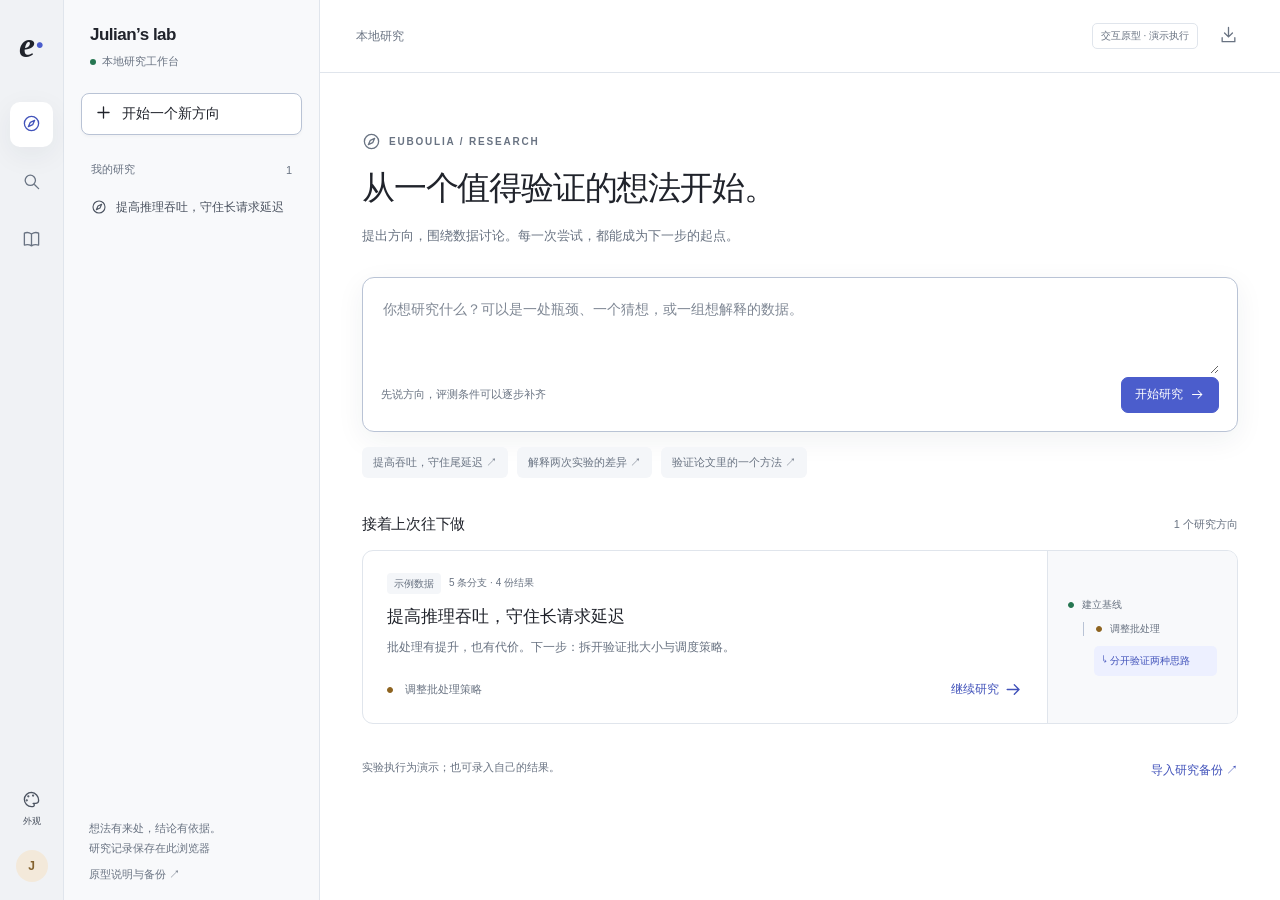
<file: docs/prototypes/inference-world/index.html>
<!doctype html>
<html lang="zh-CN">
  <head>
    <meta charset="utf-8" />
    <meta name="viewport" content="width=device-width,initial-scale=1" />
    <meta name="color-scheme" content="light" />
    <meta
      name="description"
      content="Euboulia 本地研究工作台：从方向到实验，与 Agent 一起讨论、分支验证、积累经验。"
    />
    <title>Euboulia · 本地研究工作台</title>
    <script src="appearance.js"></script>
    <link rel="stylesheet" href="themes.css" />
    <link rel="stylesheet" href="research.css" />
  </head>
  <body>
    <a class="skip" href="#main">跳到研究内容</a>
    <div class="workbench">
      <nav class="rail" aria-label="工作台导航">
        <button class="brand" data-action="home" aria-label="Euboulia 首页">
          e<span>·</span>
        </button>
        <button
          class="rail-button active"
          data-action="home"
          aria-label="研究方向"
          title="研究方向"
        >
          <span data-icon="compass"></span>
        </button>
        <button
          class="rail-button"
          data-action="search"
          aria-label="搜索研究记录"
          title="搜索 · ⌘K"
        >
          <span data-icon="search"></span>
        </button>
        <button
          class="rail-button"
          data-action="memories"
          aria-label="经验库"
          title="经验库"
        >
          <span data-icon="book"></span>
        </button>
        <div class="rail-bottom">
          <button
            id="appearance-trigger"
            class="appearance-trigger"
            aria-label="切换外观"
            aria-haspopup="dialog"
            aria-controls="appearance-dialog"
          >
            <span data-icon="palette"></span><span>外观</span>
          </button>
          <span class="avatar" title="本地研究者">J</span>
        </div>
      </nav>
      <aside class="sidebar" id="sidebar" aria-label="研究与分支">
        <div class="workspace-name">Julian’s lab</div>
        <div class="workspace-caption">
          <span class="local-dot"></span>本地研究工作台
        </div>
        <button class="side-new" data-action="new">
          <span data-icon="plus"></span>开始一个新方向
        </button>
        <div id="side-content"></div>
        <div class="side-bottom">
          <p>想法有来处，结论有依据。</p>
          <p>研究记录保存在此浏览器</p>
          <button data-action="about">原型说明与备份 ↗</button>
        </div>
      </aside>
      <main class="main" id="main" tabindex="-1">
        <header class="topbar">
          <div class="breadcrumb" id="breadcrumb"></div>
          <div class="top-tools">
            <span class="prototype"
              >交互原型<span class="prototype-detail"> · 演示执行</span></span
            ><button
              class="icon-button"
              data-action="export"
              aria-label="导出研究备份"
              title="导出研究备份"
            >
              <span data-icon="download"></span></button
            ><button
              class="icon-button mobile-nav"
              data-action="sidebar"
              aria-label="展开研究导航"
              aria-expanded="false"
            >
              <span data-icon="menu"></span>
            </button>
          </div>
        </header>
        <div
          class="storage-warning"
          id="storage-warning"
          role="alert"
          hidden
        ></div>
        <div id="content"></div>
      </main>
    </div>
    <dialog id="flow-dialog" aria-labelledby="flow-title">
      <form id="flow-form">
        <header class="dialog-heading">
          <h2 id="flow-title"></h2>
          <button
            type="button"
            class="icon-button"
            data-action="close-dialog"
            aria-label="关闭对话框"
          >
            ×
          </button>
        </header>
        <div class="dialog-content">
          <div id="flow-fields"></div>
          <p class="form-error" id="flow-error" role="alert"></p>
        </div>
        <footer class="dialog-footer">
          <small id="flow-hint">仅保存到本地</small
          ><button type="button" class="button" data-action="close-dialog">
            取消</button
          ><button type="submit" class="button primary" id="flow-submit">
            保存
          </button>
        </footer>
      </form>
    </dialog>
    <dialog id="detail-dialog" aria-labelledby="detail-title">
      <header class="dialog-heading">
        <h2 id="detail-title"></h2>
        <button
          type="button"
          class="icon-button"
          data-action="close-detail"
          aria-label="关闭详情"
        >
          ×
        </button>
      </header>
      <div id="detail-content" class="dialog-content"></div>
    </dialog>
    <dialog id="search-dialog" aria-labelledby="search-title">
      <header class="dialog-heading">
        <h2 id="search-title">搜索研究记录</h2>
        <button
          type="button"
          class="icon-button"
          data-action="close-search"
          aria-label="关闭搜索"
        >
          ×
        </button>
      </header>
      <div class="dialog-content">
        <input
          id="search-input"
          type="search"
          aria-label="搜索方向、方案、讨论或经验"
          placeholder="方向、方案、讨论或经验…"
        />
        <div id="search-results"></div>
      </div>
    </dialog>
    <input
      id="backup-input"
      type="file"
      accept="application/json,.json"
      hidden
    />
    <div id="notice" class="notice" role="status" aria-live="polite"></div>
    <dialog
      id="appearance-dialog"
      aria-labelledby="appearance-title"
      aria-describedby="appearance-description"
    >
      <div class="appearance-heading">
        <div>
          <h2 id="appearance-title">选一套看着舒服的外观</h2>
          <p id="appearance-description">
            点选即可比较，整个工作台会一起变化。
          </p>
        </div>
        <button
          class="icon-button"
          data-appearance-close
          aria-label="关闭外观设置"
        >
          ×
        </button>
      </div>
      <fieldset class="theme-options">
        <legend class="sr-only">工作台主题</legend>
        <label class="theme-option"
          ><input
            type="radio"
            name="appearance"
            value="neutral"
            aria-label="雾白"
          /><span class="theme-preview" data-theme="neutral" aria-hidden="true"
            ><span class="preview-rail"><i></i><i></i><i></i></span
            ><span class="preview-side"><i></i><i></i><i></i></span
            ><span class="preview-main"
              ><i class="preview-title"></i
              ><span class="preview-message"
                ><i class="preview-avatar"></i
                ><span class="preview-lines"><i></i><i></i></span></span
              ><span class="preview-card"><i></i><i></i></span
              ><span class="preview-composer"><i></i></span></span></span
          ><span class="theme-caption"
            ><strong>雾白</strong><em>推荐</em
            ><span class="theme-check">✓</span></span
          ><span class="theme-description">清晰中性 · 靛蓝点缀</span></label
        >
        <label class="theme-option"
          ><input
            type="radio"
            name="appearance"
            value="graphite"
            aria-label="石墨"
          /><span class="theme-preview" data-theme="graphite" aria-hidden="true"
            ><span class="preview-rail"><i></i><i></i><i></i></span
            ><span class="preview-side"><i></i><i></i><i></i></span
            ><span class="preview-main"
              ><i class="preview-title"></i
              ><span class="preview-message"
                ><i class="preview-avatar"></i
                ><span class="preview-lines"><i></i><i></i></span></span
              ><span class="preview-card"><i></i><i></i></span
              ><span class="preview-composer"><i></i></span></span></span
          ><span class="theme-caption"
            ><strong>石墨</strong><em>深色</em
            ><span class="theme-check">✓</span></span
          ><span class="theme-description">冷灰深色 · 柔和紫色</span></label
        >
        <label class="theme-option"
          ><input
            type="radio"
            name="appearance"
            value="cream"
            aria-label="奶油黄"
          /><span class="theme-preview" data-theme="cream" aria-hidden="true"
            ><span class="preview-rail"><i></i><i></i><i></i></span
            ><span class="preview-side"><i></i><i></i><i></i></span
            ><span class="preview-main"
              ><i class="preview-title"></i
              ><span class="preview-message"
                ><i class="preview-avatar"></i
                ><span class="preview-lines"><i></i><i></i></span></span
              ><span class="preview-card"><i></i><i></i></span
              ><span class="preview-composer"><i></i></span></span></span
          ><span class="theme-caption"
            ><strong>奶油黄</strong><em>鲜明</em
            ><span class="theme-check">✓</span></span
          ><span class="theme-description">暖纸底色 · 明快黄栏</span></label
        >
        <label class="theme-option"
          ><input
            type="radio"
            name="appearance"
            value="sage"
            aria-label="暖绿"
          /><span class="theme-preview" data-theme="sage" aria-hidden="true"
            ><span class="preview-rail"><i></i><i></i><i></i></span
            ><span class="preview-side"><i></i><i></i><i></i></span
            ><span class="preview-main"
              ><i class="preview-title"></i
              ><span class="preview-message"
                ><i class="preview-avatar"></i
                ><span class="preview-lines"><i></i><i></i></span></span
              ><span class="preview-card"><i></i><i></i></span
              ><span class="preview-composer"><i></i></span></span></span
          ><span class="theme-caption"
            ><strong>暖绿</strong><em>原版</em
            ><span class="theme-check">✓</span></span
          ><span class="theme-description">低饱和绿 · 原有配色</span></label
        >
      </fieldset>
      <div class="appearance-footer">
        <p id="appearance-status" role="status" aria-live="polite">
          选择会保存在此浏览器
        </p>
        <button class="button primary" data-appearance-close>完成</button>
      </div>
    </dialog>
    <script type="module" src="research.mjs"></script>
  </body>
</html>
</file>
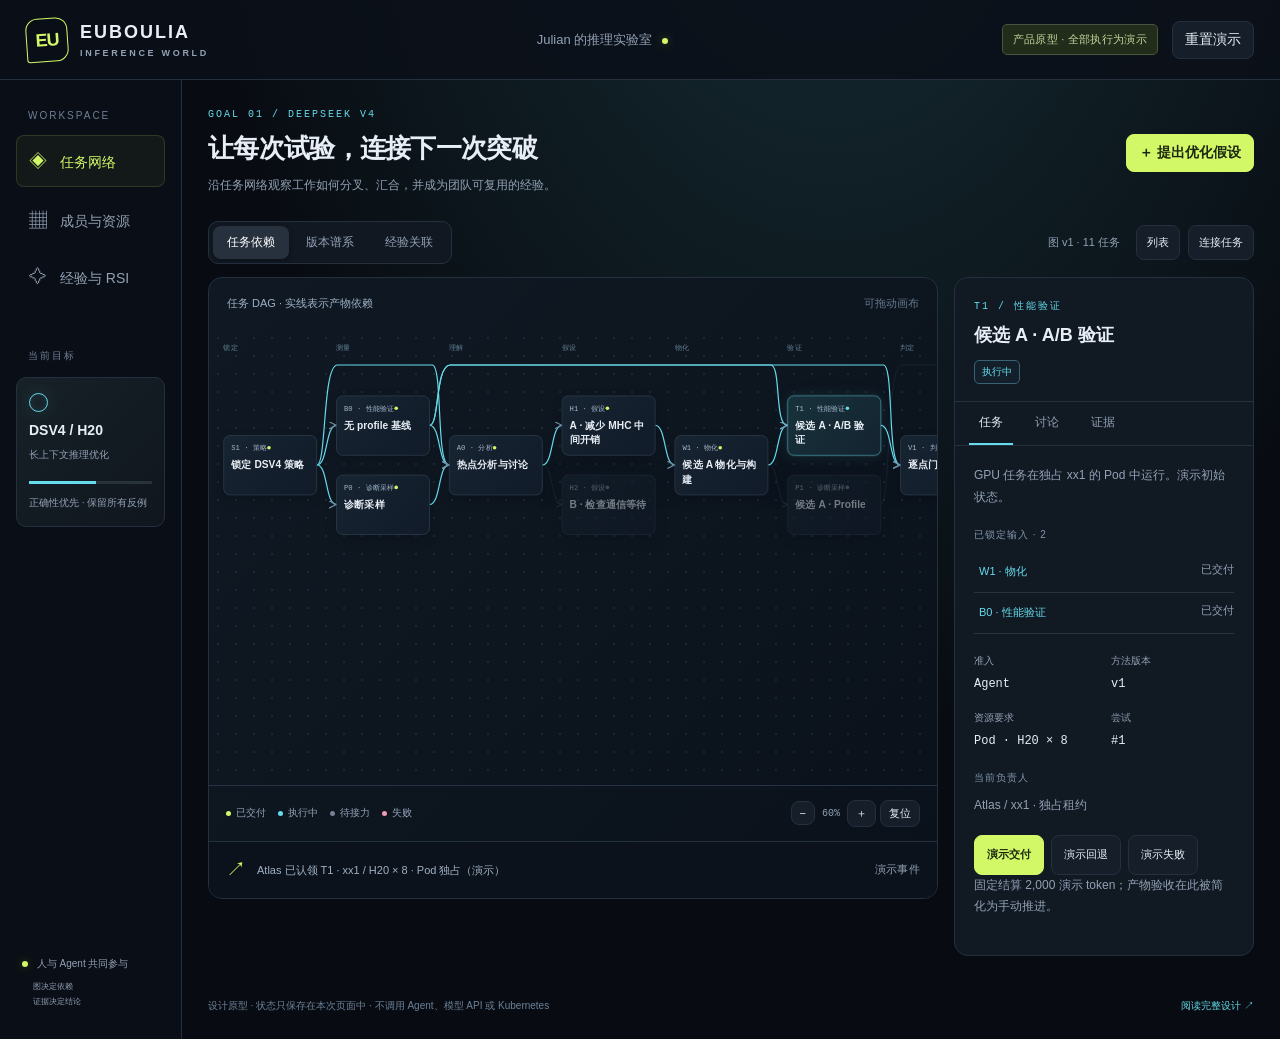
<file: docs/prototypes/inference-world/network.html>
<!doctype html>
<html lang="zh-CN">
  <head>
    <meta charset="utf-8" />
    <meta name="viewport" content="width=device-width,initial-scale=1" />
    <meta name="color-scheme" content="dark" />
    <meta
      name="description"
      content="Euboulia 推理优化世界：人、Agent、任务、证据与经验的可交互产品原型。"
    />
    <title>Euboulia · 推理优化世界</title>
    <link rel="stylesheet" href="styles.css" />
  </head>
  <body>
    <header class="topbar">
      <a class="brand" href="../../inference-world.md"
        ><span class="brand-symbol">EU</span
        ><span>EUBOULIA<small>INFERENCE WORLD</small></span></a
      >
      <div class="world-name">
        Julian 的推理实验室 <span class="dot"></span>
      </div>
      <div class="top-meta">
        <span class="demo-label">产品原型 · 全部执行为演示</span
        ><button id="reset">重置演示</button>
      </div>
    </header>
    <div class="app-layout">
      <nav class="sidebar" aria-label="世界导航">
        <div class="nav-label">WORKSPACE</div>
        <button data-page="network" aria-current="page">
          <span>◈</span> 任务网络
        </button>
        <button data-page="resources"><span>▦</span> 成员与资源</button>
        <button data-page="learning"><span>✧</span> 经验与 RSI</button>
        <div class="nav-label goals-label">当前目标</div>
        <div class="goal-card">
          <span class="goal-orbit"></span><strong>DSV4 / H20</strong
          ><small>长上下文推理优化</small>
          <div class="goal-progress"><span></span></div>
          <small>正确性优先 · 保留所有反例</small>
        </div>
        <div class="sidebar-note">
          <span class="dot"></span> 人与 Agent 共同参与<small
            >图决定依赖<br />证据决定结论</small
          >
        </div>
      </nav>
      <main>
        <section class="page-heading">
          <div>
            <div class="eyebrow">GOAL 01 / DEEPSEEK V4</div>
            <h1 id="page-title">让每次试验，连接下一次突破</h1>
            <p id="page-subtitle">
              沿任务网络观察工作如何分叉、汇合，并成为团队可复用的经验。
            </p>
          </div>
          <button class="primary" id="add-hypothesis">＋ 提出优化假设</button>
        </section>
        <section id="network-page">
          <div class="network-toolbar">
            <div class="segments" aria-label="网络关系">
              <button data-view="tasks" aria-pressed="true">任务依赖</button
              ><button data-view="lineage" aria-pressed="false">版本谱系</button
              ><button data-view="memory" aria-pressed="false">经验关联</button>
            </div>
            <div class="toolbar-right">
              <span id="graph-revision">图 v1</span
              ><button id="toggle-list" aria-pressed="false">列表</button
              ><button id="edit-edge">连接任务</button>
            </div>
          </div>
          <div class="network-layout">
            <div class="canvas-shell">
              <div class="canvas-heading">
                <span id="view-label">任务 DAG · 连线表示产物依赖</span
                ><span class="canvas-caption">可拖动画布</span>
              </div>
              <div id="graph-viewport" aria-label="任务网络画布">
                <div id="graph-world">
                  <svg id="edges" aria-hidden="true"></svg>
                  <div id="nodes"></div>
                </div>
              </div>
              <div id="task-list" hidden></div>
              <div class="canvas-bottom">
                <div class="legend">
                  <span><i class="completed"></i>已交付</span
                  ><span><i class="running"></i>执行中</span
                  ><span><i class="pending"></i>待接力</span
                  ><span><i class="failed"></i>失败</span>
                </div>
                <div class="zoom">
                  <button id="zoom-out" aria-label="缩小">−</button
                  ><span id="zoom-value">100%</span
                  ><button id="zoom-in" aria-label="放大">＋</button
                  ><button id="zoom-reset">复位</button>
                </div>
              </div>
              <div class="signal-feed">
                <span class="signal-icon">↗</span>
                <div id="latest-event"></div>
                <span class="demo-tag">演示事件</span>
              </div>
            </div>
            <aside class="inspector" aria-label="选中任务">
              <div id="inspector-heading"></div>
              <div class="inspector-tabs">
                <button data-detail="task" aria-pressed="true">任务</button
                ><button data-detail="discussion" aria-pressed="false">
                  讨论</button
                ><button data-detail="evidence" aria-pressed="false">
                  证据
                </button>
              </div>
              <div id="inspector-content"></div>
            </aside>
          </div>
        </section>
        <section id="resources-page" hidden></section>
        <section id="learning-page" hidden></section>
        <div class="notice" id="notice" role="status" aria-live="polite"></div>
        <footer>
          设计原型 · 状态只保存在本次页面中 · 不调用 Agent、模型 API 或
          Kubernetes <a href="../../inference-world.md">阅读完整设计 ↗</a>
        </footer>
      </main>
    </div>
    <dialog id="hypothesis-dialog">
      <form id="hypothesis-form">
        <div class="eyebrow">NEW BRANCH</div>
        <h2>把一个想法变成可验证的分支</h2>
        <p>从热点分析 A0 派生物化、A/B、Profile、判定与经验任务。</p>
        <label for="hypothesis-title">你想验证什么</label
        ><input
          id="hypothesis-title"
          maxlength="90"
          required
          placeholder="例如：验证 MHC 融合能否减少中间张量开销"
        /><label for="hypothesis-source">来源</label
        ><select id="hypothesis-source">
          <option value="human">真人提出</option>
          <option value="agent">Agent 提出</option>
          <option value="joint">共同讨论</option>
        </select>
        <div class="dialog-actions">
          <button type="button" data-close="hypothesis-dialog">取消</button
          ><button class="primary" type="submit">创建演示分支</button>
        </div>
      </form>
    </dialog>
    <dialog id="edge-dialog">
      <form id="edge-form">
        <div class="eyebrow">GRAPH REVISION</div>
        <h2>连接任务产物</h2>
        <p>新增依赖会进行环检测；已执行的任务输入保持不变。</p>
        <label for="edge-from">前置任务</label
        ><select id="edge-from"></select
        ><label for="edge-to">下游任务</label
        ><select id="edge-to"></select>
        <div class="dialog-actions">
          <button type="button" data-close="edge-dialog">取消</button
          ><button class="primary" type="submit">提交依赖</button>
        </div>
        <div id="edge-error" role="alert"></div>
      </form>
    </dialog>
    <script type="module" src="app.mjs"></script>
  </body>
</html>
</file>
<file: docs/prototypes/inference-world/themes.css>
/* Shared semantic tokens, also used by the live theme previews. */
:root,
[data-theme="sage"] {
  color-scheme: light;
  --ink: #292e2b;
  --text: #58634f;
  --muted: #65705e;
  --subtle: #a0a997;
  --paper: #ffffff;
  --side: #f7f8f4;
  --rail: #f0f2e9;
  --surface: #f3f5ee;
  --raised: #ffffff;
  --hover: #edf1e5;
  --line: #e0e5d8;
  --line-strong: #bbc9ab;
  --accent: #627e4d;
  --accent-text: #456033;
  --accent-hover: #506b3e;
  --accent-soft: #e8efdf;
  --on-accent: #ffffff;
  --positive: #4c6f3f;
  --positive-soft: #e4eedc;
  --chart-baseline: #c4ceb9;
  --warning: #856527;
  --warning-soft: #faf6eb;
  --warning-border: #dbca9e;
  --disabled-bg: #e4e9dd;
  --disabled-text: #718263;
  --avatar-sand-bg: #ede5d7;
  --avatar-sand-text: #775f36;
  --avatar-green-bg: #e3eddf;
  --avatar-green-text: #547149;
  --avatar-purple-bg: #e9e6f3;
  --avatar-purple-text: #7a6c97;
  --avatar-blue-bg: #e2eaf0;
  --avatar-blue-text: #617d94;
  --shadow: 0 8px 28px #1d352610;
  --focus-shadow: 0 0 0 3px #627e4d20;
  --backdrop: #1e2e2455;
  --preview-radius: 7px;
}
[data-theme="neutral"] {
  color-scheme: light;
  --ink: #20232b;
  --text: #4b5360;
  --muted: #697382;
  --subtle: #a4adbb;
  --paper: #ffffff;
  --side: #f8f9fb;
  --rail: #f0f2f5;
  --surface: #f4f6f9;
  --raised: #ffffff;
  --hover: #eef1f7;
  --line: #e0e5ec;
  --line-strong: #b9c3d5;
  --accent: #4b5dcc;
  --accent-text: #4152ba;
  --accent-hover: #394ab6;
  --accent-soft: #edf0ff;
  --on-accent: #ffffff;
  --positive: #267651;
  --positive-soft: #e7f4ec;
  --chart-baseline: #c1c9d6;
  --warning: #8e6420;
  --warning-soft: #fdf8ec;
  --warning-border: #e5d2a8;
  --disabled-bg: #e7ebf2;
  --disabled-text: #748094;
  --avatar-sand-bg: #f3e9da;
  --avatar-sand-text: #84622e;
  --avatar-green-bg: #e1eee7;
  --avatar-green-text: #397354;
  --avatar-purple-bg: #eae7f8;
  --avatar-purple-text: #7763a4;
  --avatar-blue-bg: #e5edf8;
  --avatar-blue-text: #4e70a4;
  --shadow: 0 8px 28px #202b4110;
  --focus-shadow: 0 0 0 3px #4b5dcc20;
  --backdrop: #1d233955;
  --preview-radius: 7px;
}
[data-theme="graphite"] {
  color-scheme: dark;
  --ink: #edf0f6;
  --text: #c5ccd8;
  --muted: #a0aabd;
  --subtle: #747e91;
  --paper: #17191f;
  --side: #1c1f26;
  --rail: #111318;
  --surface: #232730;
  --raised: #2c303b;
  --hover: #2b303c;
  --line: #333946;
  --line-strong: #515a70;
  --accent: #b1a7f4;
  --accent-text: #c7beff;
  --accent-hover: #c6beff;
  --accent-soft: #302b48;
  --on-accent: #201b34;
  --positive: #8ac5a5;
  --positive-soft: #263b32;
  --chart-baseline: #687186;
  --warning: #dfbd7d;
  --warning-soft: #302a20;
  --warning-border: #61523a;
  --disabled-bg: #313645;
  --disabled-text: #a3adc2;
  --avatar-sand-bg: #41382b;
  --avatar-sand-text: #d9c095;
  --avatar-green-bg: #2a4035;
  --avatar-green-text: #a2ccb1;
  --avatar-purple-bg: #3a324f;
  --avatar-purple-text: #c4b3eb;
  --avatar-blue-bg: #293b4f;
  --avatar-blue-text: #a6c2e4;
  --shadow: 0 8px 28px #00000030;
  --focus-shadow: 0 0 0 3px #b1a7f430;
  --backdrop: #080a10aa;
  --preview-radius: 7px;
}
[data-theme="cream"] {
  color-scheme: light;
  --ink: #292820;
  --text: #575247;
  --muted: #726856;
  --subtle: #aa9e87;
  --paper: #fffdf7;
  --side: #faf5e8;
  --rail: #f0d66b;
  --surface: #f6efdf;
  --raised: #fffdf5;
  --hover: #f4eaca;
  --line: #e4dac1;
  --line-strong: #b5a581;
  --accent: #36372e;
  --accent-text: #64511e;
  --accent-hover: #505045;
  --accent-soft: #f6e397;
  --on-accent: #fffbea;
  --positive: #516d3b;
  --positive-soft: #e8eedb;
  --chart-baseline: #c9bea2;
  --warning: #8b6927;
  --warning-soft: #fbf2d6;
  --warning-border: #d7bd77;
  --disabled-bg: #eae1cc;
  --disabled-text: #84775e;
  --avatar-sand-bg: #f1dcb7;
  --avatar-sand-text: #886337;
  --avatar-green-bg: #e2e9cd;
  --avatar-green-text: #687542;
  --avatar-purple-bg: #eddde9;
  --avatar-purple-text: #94708c;
  --avatar-blue-bg: #dfe9e5;
  --avatar-blue-text: #5e7d74;
  --shadow: 3px 4px 0 #36372e0b;
  --focus-shadow: 0 0 0 3px #d7b64730;
  --backdrop: #39321c55;
  --preview-radius: 3px;
}
html,
body {
  color: var(--ink);
  background: var(--paper);
}
dialog {
  background: var(--paper);
}
::selection {
  background: var(--accent-soft);
  color: var(--accent-text);
}
.rail-bottom {
  display: flex;
  flex-direction: column;
  gap: 18px;
  align-items: center;
}
.appearance-trigger {
  display: flex;
  flex-direction: column;
  align-items: center;
  justify-content: center;
  gap: 4px;
  width: 42px;
  min-height: 44px;
  border-radius: 8px;
  color: var(--text);
  padding: 4px 0;
}
.appearance-trigger:hover {
  background: var(--hover);
}
.appearance-trigger span {
  font-size: 9px;
  line-height: 1.3;
}
.appearance-trigger svg {
  width: 19px;
  height: 19px;
}
#appearance-dialog {
  width: min(580px, calc(100vw - 32px));
  padding: 24px;
  border-radius: 14px;
}
.appearance-heading {
  display: flex;
  align-items: flex-start;
  justify-content: space-between;
  gap: 15px;
}
.appearance-heading h2 {
  font-size: 19px;
  font-weight: 550;
  letter-spacing: -0.4px;
  margin: 0 0 8px;
}
.appearance-heading p {
  margin: 0;
  color: var(--muted);
  font-size: 12px;
  line-height: 1.8;
}
.theme-options {
  display: grid;
  grid-template-columns: 1fr 1fr;
  gap: 15px;
  margin: 24px 0 18px;
  padding: 0;
  border: 0;
  min-width: 0;
}
.theme-option {
  cursor: pointer;
  min-width: 0;
  position: relative;
  display: block;
  border: 1px solid var(--line);
  border-radius: 10px;
  padding: 9px;
  background: var(--paper);
}
.theme-option:has(input:checked) {
  border: 2px solid var(--accent);
  padding: 8px;
}
.theme-option:has(input:focus-visible) {
  outline: 3px solid var(--accent-soft);
  outline-offset: 3px;
}
.theme-option:hover {
  border-color: var(--line-strong);
}
.theme-option input {
  position: absolute;
  opacity: 0;
  width: 1px;
  height: 1px;
}
.theme-preview {
  display: grid;
  grid-template-columns: 15px 42px 1fr;
  height: 104px;
  border-radius: var(--preview-radius);
  border: 1px solid var(--line);
  overflow: hidden;
  background: var(--paper);
}
.preview-rail {
  background: var(--rail);
  border-right: 1px solid var(--line);
  display: flex;
  align-items: center;
  flex-direction: column;
  gap: 8px;
  padding: 10px 0;
}
.preview-rail i {
  width: 4px;
  height: 4px;
  background: var(--muted);
  border-radius: 1px;
}
.preview-side {
  background: var(--side);
  border-right: 1px solid var(--line);
  padding: 12px 5px;
}
.preview-side i {
  display: block;
  height: 4px;
  margin-bottom: 9px;
  border-radius: 1px;
  background: var(--line-strong);
}
.preview-side i:nth-child(2) {
  height: 9px;
  background: var(--accent-soft);
  border-left: 2px solid var(--accent);
}
.preview-main {
  padding: 11px 10px;
  display: flex;
  flex-direction: column;
  gap: 9px;
}
.preview-title {
  height: 5px;
  width: 66%;
  background: var(--text);
  border-radius: 2px;
}
.preview-message {
  display: flex;
  align-items: center;
  gap: 5px;
}
.preview-avatar {
  width: 11px;
  height: 11px;
  border-radius: 3px;
  background: var(--avatar-purple-bg);
  border: 1px solid var(--avatar-purple-text);
}
.preview-lines {
  flex: 1;
}
.preview-lines i {
  display: block;
  height: 3px;
  background: var(--line-strong);
  margin: 4px 0;
  border-radius: 1px;
}
.preview-lines i:last-child {
  width: 65%;
}
.preview-card {
  display: flex;
  align-items: center;
  gap: 5px;
  margin-left: 16px;
  padding: 5px;
  border: 1px solid var(--line);
  border-radius: 3px;
  background: var(--surface);
}
.preview-card i {
  display: block;
  width: 25px;
  height: 5px;
  background: var(--chart-baseline);
  border-radius: 1px;
}
.preview-card i:last-child {
  width: 20px;
  background: var(--positive);
}
.preview-composer {
  margin-top: auto;
  height: 15px;
  border: 1px solid var(--line-strong);
  border-radius: 3px;
  padding: 3px;
}
.preview-composer i {
  display: block;
  margin-left: auto;
  width: 7px;
  height: 7px;
  border-radius: 2px;
  background: var(--accent);
}
.theme-caption {
  display: flex;
  align-items: center;
  gap: 7px;
  padding: 10px 2px 2px;
  font-size: 12px;
  color: var(--ink);
}
.theme-caption strong {
  font-weight: 550;
}
.theme-caption em {
  font-size: 9px;
  font-style: normal;
  color: var(--muted);
  background: var(--surface);
  padding: 2px 4px;
  border-radius: 3px;
}
.theme-check {
  margin-left: auto;
  font-size: 11px;
  color: var(--accent-text);
  visibility: hidden;
}
.theme-option:has(input:checked) .theme-check {
  visibility: visible;
}
.theme-description {
  display: block;
  padding: 3px 2px 2px;
  font-size: 10px;
  color: var(--muted);
  line-height: 1.7;
}
.appearance-footer {
  display: flex;
  align-items: center;
  justify-content: space-between;
  gap: 10px;
}
.appearance-footer p {
  font-size: 10px;
  color: var(--muted);
  line-height: 1.6;
  margin: 0;
}
.appearance-footer .button {
  min-width: 70px;
}
[data-theme="cream"] .rail-button.active {
  border: 1px solid var(--ink);
  border-radius: 4px;
  box-shadow: 2px 2px 0 #36372e20;
}
[data-theme="cream"] .room-link.selected {
  border-radius: 3px;
}
[data-theme="cream"] .inline-result,
[data-theme="cream"] .decision,
[data-theme="cream"] .composer {
  border-radius: 5px;
}
@media (max-width: 480px) {
  #appearance-dialog {
    padding: 18px;
  }
  .theme-options {
    gap: 10px;
    margin-top: 18px;
  }
  .theme-preview {
    height: 89px;
    grid-template-columns: 12px 30px 1fr;
  }
  .preview-main {
    padding: 9px 6px;
    gap: 6px;
  }
  .preview-card {
    margin-left: 0;
  }
  .theme-caption {
    font-size: 11px;
    gap: 4px;
  }
  .theme-description {
    font-size: 9px;
  }
  .appearance-heading h2 {
    font-size: 17px;
  }
  .appearance-heading p {
    font-size: 11px;
  }
}
</file>
<file: docs/prototypes/inference-world/research.css>
:root {
  font-family:
    Inter,
    -apple-system,
    BlinkMacSystemFont,
    "Segoe UI",
    "PingFang SC",
    sans-serif;
  font-size: 14px;
  font-synthesis: none;
}
* {
  box-sizing: border-box;
}
body {
  margin: 0;
}
button,
input,
textarea,
select {
  font: inherit;
  color: inherit;
}
button,
a,
input,
textarea,
select,
summary {
  -webkit-tap-highlight-color: transparent;
}
button {
  cursor: pointer;
  background: none;
  border: 0;
}
button:disabled {
  opacity: 0.42;
  cursor: not-allowed;
}
a {
  color: var(--accent-text);
  text-decoration: none;
}
a:hover {
  text-decoration: underline;
}
button:focus-visible,
a:focus-visible,
input:focus-visible,
textarea:focus-visible,
select:focus-visible,
summary:focus-visible {
  outline: 2px solid var(--accent);
  outline-offset: 3px;
}
button,
a {
  touch-action: manipulation;
}
h1,
h2,
h3,
p {
  margin: 0;
}
p {
  line-height: 1.8;
}
h1 {
  font-size: 27px;
  font-weight: 620;
  letter-spacing: -0.8px;
  line-height: 1.45;
}
h2 {
  font-size: 19px;
  font-weight: 610;
  letter-spacing: -0.3px;
}
h3 {
  font-size: 15px;
  font-weight: 600;
}
[hidden] {
  display: none !important;
}
.sr-only {
  position: absolute;
  width: 1px;
  height: 1px;
  overflow: hidden;
  clip-path: inset(50%);
  white-space: nowrap;
}
.skip {
  position: fixed;
  top: -60px;
  left: 20px;
  z-index: 99;
  background: var(--paper);
  padding: 12px;
}
.skip:focus {
  top: 12px;
}
svg.icon {
  width: 19px;
  height: 19px;
  flex: 0 0 auto;
  fill: none;
  stroke: currentColor;
  stroke-width: 1.65;
  stroke-linecap: round;
  stroke-linejoin: round;
}
.workbench {
  display: grid;
  grid-template-columns: 64px 256px minmax(0, 1fr);
  min-height: 100dvh;
}
.rail {
  position: sticky;
  top: 0;
  height: 100dvh;
  background: var(--rail);
  border-right: 1px solid var(--line);
  display: flex;
  flex-direction: column;
  align-items: center;
  padding: 22px 8px 18px;
  gap: 13px;
}
.brand {
  font-family: Georgia, serif;
  font-size: 36px;
  font-weight: bold;
  font-style: italic;
  line-height: 1;
  width: 44px;
  height: 45px;
  margin-bottom: 22px;
  color: var(--ink);
}
.brand span {
  color: var(--accent);
}
.rail-button {
  width: 43px;
  min-height: 45px;
  color: var(--muted);
  border-radius: 10px;
  display: grid;
  place-items: center;
}
.rail-button.active {
  color: var(--accent-text);
  background: var(--paper);
  box-shadow: var(--shadow);
}
.rail-button:hover {
  background: var(--hover);
}
.rail-bottom {
  margin-top: auto;
}
.avatar {
  display: grid;
  place-items: center;
  width: 32px;
  height: 32px;
  border-radius: 50%;
  font-size: 12px;
  font-weight: 600;
  background: var(--avatar-sand-bg);
  color: var(--avatar-sand-text);
}
.sidebar {
  position: sticky;
  top: 0;
  height: 100dvh;
  overflow-y: auto;
  background: var(--side);
  border-right: 1px solid var(--line);
  padding: 25px 17px 18px;
  display: flex;
  flex-direction: column;
  min-width: 0;
}
.workspace-name {
  font-size: 17px;
  font-weight: 650;
  padding: 0 9px;
  letter-spacing: -0.5px;
}
.workspace-caption {
  display: flex;
  gap: 6px;
  align-items: center;
  color: var(--muted);
  font-size: 11px;
  margin: 9px 9px 24px;
}
.local-dot {
  background: var(--positive);
  width: 6px;
  height: 6px;
  border-radius: 50%;
  display: inline-block;
  flex-shrink: 0;
}
.side-new {
  background: var(--paper);
  border: 1px solid var(--line-strong);
  border-radius: 8px;
  min-height: 39px;
  display: flex;
  gap: 9px;
  align-items: center;
  padding: 9px 12px;
  font-weight: 550;
  box-shadow: 0 2px 3px color-mix(in srgb, var(--ink) 3%, transparent);
}
.side-new:hover {
  border-color: var(--accent);
}
.side-label {
  color: var(--muted);
  font-size: 11px;
  display: flex;
  justify-content: space-between;
  align-items: center;
  margin: 27px 10px 10px;
}
.study-link {
  width: 100%;
  text-align: left;
  display: flex;
  gap: 9px;
  padding: 11px 10px;
  border-radius: 7px;
  align-items: flex-start;
  font-size: 12px;
  color: var(--text);
  line-height: 1.6;
}
.study-link.selected {
  background: var(--accent-soft);
  color: var(--accent-text);
}
.study-link span {
  overflow-wrap: anywhere;
}
.study-link svg {
  margin-top: 1px;
  width: 16px;
  height: 16px;
}
.branch-tree,
.branch-tree ul {
  list-style: none;
  padding: 0;
  margin: 0;
}
.branch-tree > li {
  margin: 4px 0;
}
.branch-tree ul {
  margin-left: 11px;
  padding-left: 11px;
  border-left: 1px solid var(--line-strong);
}
.tree-row {
  display: flex;
  align-items: center;
  min-height: 36px;
  border-radius: 6px;
  gap: 2px;
}
.tree-row.selected {
  background: var(--hover);
}
.tree-row.selected .tree-link {
  color: var(--accent-text);
  font-weight: 600;
}
.tree-fold {
  width: 22px;
  height: 30px;
  flex-shrink: 0;
  padding: 0;
  color: var(--muted);
}
.tree-fold svg {
  width: 12px;
  height: 12px;
  transition: transform 0.15s;
}
.tree-fold[aria-expanded="true"] svg {
  transform: rotate(90deg);
}
.tree-link {
  min-width: 0;
  text-align: left;
  flex: 1;
  padding: 8px 4px;
  display: flex;
  align-items: center;
  gap: 7px;
  font-size: 11px;
  color: var(--text);
}
.tree-link .tree-title {
  overflow: hidden;
  text-overflow: ellipsis;
  white-space: nowrap;
}
.state-dot {
  width: 6px;
  height: 6px;
  border-radius: 50%;
  border: 1px solid var(--muted);
  flex-shrink: 0;
}
.state-dot.done,
.state-dot.measured,
.state-dot.closed {
  background: var(--positive);
  border-color: var(--positive);
}
.state-dot.running {
  background: var(--accent);
  border-color: var(--accent);
  box-shadow: 0 0 0 3px var(--accent-soft);
}
.state-dot.review {
  background: var(--warning);
  border-color: var(--warning);
}
.side-bottom {
  margin-top: auto;
  padding: 26px 8px 0;
}
.side-bottom p {
  font-size: 11px;
  color: var(--muted);
}
.side-bottom button {
  padding: 8px 0 0;
  font-size: 11px;
  color: var(--muted);
}
.main {
  min-width: 0;
}
.topbar {
  padding: 19px 36px;
  border-bottom: 1px solid var(--line);
  display: flex;
  align-items: center;
  justify-content: space-between;
  min-height: 73px;
  gap: 16px;
}
.breadcrumb {
  display: flex;
  gap: 9px;
  align-items: center;
  min-width: 0;
  color: var(--muted);
  font-size: 12px;
}
.breadcrumb button {
  color: var(--muted);
  padding: 0;
}
.breadcrumb > span:last-child {
  color: var(--text);
  overflow: hidden;
  text-overflow: ellipsis;
  white-space: nowrap;
  max-width: 32vw;
}
.top-tools {
  display: flex;
  gap: 14px;
  align-items: center;
  flex-shrink: 0;
}
.prototype {
  font-size: 10px;
  color: var(--muted);
  border: 1px solid var(--line);
  border-radius: 5px;
  padding: 5px 8px;
  white-space: nowrap;
}
.icon-button {
  width: 32px;
  min-height: 32px;
  display: inline-grid;
  place-items: center;
  color: var(--muted);
  border-radius: 6px;
  padding: 0;
}
.icon-button:hover {
  background: var(--hover);
  color: var(--ink);
}
.mobile-nav {
  display: none;
}
.page {
  max-width: 1120px;
  margin: auto;
  padding: 36px 42px 48px;
}
.eyebrow {
  display: flex;
  gap: 8px;
  align-items: center;
  color: var(--muted);
  font-size: 10px;
  font-weight: 550;
  letter-spacing: 1.8px;
  text-transform: uppercase;
  margin-bottom: 13px;
}
.home {
  max-width: 1050px;
  padding-top: 59px;
}
.home h1 {
  font-size: clamp(26px, 2.6vw, 36px);
  letter-spacing: -1.2px;
}
.intro {
  font-size: 13px;
  color: var(--muted);
  margin-top: 12px;
}
.direction-box {
  margin-top: 29px;
  border: 1px solid var(--line-strong);
  border-radius: 12px;
  padding: 18px;
  background: var(--paper);
  box-shadow: var(--shadow);
}
.direction-box:focus-within {
  border-color: var(--accent);
  box-shadow: var(--focus-shadow);
}
.direction-box textarea {
  resize: vertical;
  border: 0;
  outline: none;
  box-shadow: none;
  background: transparent;
  padding: 2px;
  min-height: 78px;
  font-size: 14px;
}
.direction-tools {
  display: flex;
  justify-content: space-between;
  gap: 16px;
  align-items: center;
}
.direction-tools span {
  color: var(--muted);
  font-size: 11px;
}
.button {
  min-height: 36px;
  border: 1px solid var(--line);
  background: var(--paper);
  color: var(--text);
  padding: 8px 13px;
  border-radius: 7px;
  display: inline-flex;
  align-items: center;
  justify-content: center;
  gap: 7px;
  font-size: 12px;
  line-height: 1.4;
  font-weight: 500;
  text-decoration: none;
}
.button:hover {
  background: var(--hover);
  border-color: var(--line-strong);
  text-decoration: none;
}
.button.primary {
  background: var(--accent);
  color: var(--on-accent);
  border-color: var(--accent);
}
.button.primary:hover {
  background: var(--accent-hover);
}
.button svg {
  width: 15px;
  height: 15px;
}
.text-button {
  color: var(--accent-text);
  padding: 2px 0;
  font-size: 12px;
  display: inline-flex;
  align-items: center;
  gap: 5px;
}
.text-button:hover {
  text-decoration: underline;
}
.prompt-examples {
  display: flex;
  flex-wrap: wrap;
  gap: 9px;
  margin-top: 15px;
}
.prompt-examples button {
  background: var(--surface);
  color: var(--muted);
  font-size: 11px;
  padding: 8px 11px;
  border-radius: 6px;
}
.prompt-examples button:hover {
  color: var(--accent-text);
  background: var(--accent-soft);
}
.section-heading {
  display: flex;
  justify-content: space-between;
  align-items: center;
  gap: 14px;
  margin: 37px 0 16px;
}
.section-heading h2 {
  font-size: 15px;
}
.section-heading span {
  color: var(--muted);
  font-size: 11px;
}
.recent-study {
  border: 1px solid var(--line);
  border-radius: 11px;
  display: grid;
  grid-template-columns: minmax(0, 1fr) 190px;
  background: var(--paper);
  overflow: hidden;
  margin-bottom: 12px;
}
.recent-main {
  padding: 22px 24px;
}
.recent-main h3 {
  font-size: 17px;
  margin: 11px 0 9px;
}
.recent-main p {
  color: var(--muted);
  font-size: 12px;
  margin-bottom: 20px;
}
.recent-meta {
  display: flex;
  align-items: center;
  flex-wrap: wrap;
  gap: 12px;
  color: var(--muted);
  font-size: 11px;
}
.recent-meta .text-button {
  margin-left: auto;
}
.recent-visual {
  padding: 20px;
  border-left: 1px solid var(--line);
  background: var(--side);
  display: flex;
  align-items: center;
}
.mini-tree {
  width: 100%;
  color: var(--muted);
  font-size: 10px;
  display: grid;
  gap: 10px;
}
.mini-tree > div {
  display: flex;
  gap: 8px;
  align-items: center;
}
.mini-tree .child {
  margin-left: 15px;
  padding-left: 12px;
  border-left: 1px solid var(--line-strong);
}
.mini-tree .active-leaf {
  background: var(--accent-soft);
  color: var(--accent-text);
  border-radius: 5px;
  padding: 8px;
  margin-left: 26px;
}
.home-footer {
  display: flex;
  justify-content: space-between;
  gap: 20px;
  padding-top: 24px;
  font-size: 11px;
  color: var(--muted);
}
.heading-row {
  display: flex;
  align-items: flex-start;
  justify-content: space-between;
  gap: 24px;
}
.heading-row .heading-actions {
  display: flex;
  align-items: center;
  gap: 8px;
  flex-shrink: 0;
  padding-top: 28px;
}
.branch-subtitle {
  font-size: 12px;
  color: var(--muted);
  margin-top: 12px;
  display: flex;
  align-items: center;
  flex-wrap: wrap;
  gap: 9px;
}
.tag {
  display: inline-flex;
  align-items: center;
  gap: 5px;
  padding: 3px 7px;
  border-radius: 4px;
  background: var(--surface);
  color: var(--muted);
  font-size: 10px;
  line-height: 1.5;
  font-weight: 500;
}
.tag.positive {
  background: var(--positive-soft);
  color: var(--positive);
}
.tag.warning {
  background: var(--warning-soft);
  color: var(--warning);
}
.tag.accent {
  background: var(--accent-soft);
  color: var(--accent-text);
}
.tabs {
  margin-top: 26px;
  border-bottom: 1px solid var(--line);
  display: flex;
  gap: 26px;
}
.tabs button {
  color: var(--muted);
  font-size: 12px;
  padding: 13px 0;
  border-bottom: 2px solid transparent;
  white-space: nowrap;
}
.tabs button[aria-selected="true"] {
  border-color: var(--accent);
  color: var(--ink);
  font-weight: 600;
}
.tabs .count {
  margin-left: 4px;
  color: var(--muted);
  font-size: 10px;
}
.branch-body {
  padding-top: 26px;
}
.finding {
  border: 1px solid var(--line);
  border-radius: 10px;
  padding: 22px 24px;
  position: relative;
  background: var(--paper);
}
.finding.attention {
  border-left: 3px solid var(--warning);
}
.finding.neutral {
  border-left: 3px solid var(--accent);
}
.finding-header {
  display: flex;
  align-items: center;
  gap: 9px;
  color: var(--muted);
  font-size: 11px;
  margin-bottom: 12px;
}
.finding-header .tag {
  margin-left: auto;
}
.finding h2 {
  font-size: 20px;
  max-width: 680px;
  line-height: 1.6;
  letter-spacing: -0.4px;
}
.finding p {
  font-size: 12px;
  color: var(--text);
  margin: 9px 0 15px;
}
.finding-actions {
  display: flex;
  align-items: center;
  gap: 16px;
  flex-wrap: wrap;
}
.metric-row {
  display: grid;
  grid-template-columns: 1fr 1fr;
  gap: 28px;
  margin: 21px 0 5px;
  padding-top: 19px;
  border-top: 1px solid var(--line);
}
.metric-name {
  color: var(--muted);
  font-size: 11px;
  margin-bottom: 8px;
}
.metric-value {
  font-size: 27px;
  letter-spacing: -0.8px;
  font-variant-numeric: tabular-nums;
  font-weight: 550;
}
.metric-value small {
  font-size: 11px;
  font-weight: 400;
  letter-spacing: 0;
  color: var(--muted);
  margin-left: 4px;
}
.metric-change {
  display: inline-block;
  margin-left: 10px;
  color: var(--positive);
  font-size: 12px;
  letter-spacing: 0;
}
.metric-change.bad {
  color: var(--warning);
}
.metric-note {
  font-size: 10px;
  color: var(--muted);
  margin-top: 8px;
}
.evidence-section {
  margin-top: 27px;
}
.subhead {
  display: flex;
  align-items: center;
  justify-content: space-between;
  gap: 10px;
  margin-bottom: 14px;
}
.subhead h3 {
  font-size: 13px;
}
.subhead span {
  font-size: 11px;
  color: var(--muted);
}
.chart-pair {
  display: grid;
  grid-template-columns: 1fr 1fr;
  gap: 28px;
}
.bar-chart {
  border: 1px solid var(--line);
  border-radius: 8px;
  padding: 17px;
}
.chart-title {
  display: flex;
  justify-content: space-between;
  gap: 8px;
  color: var(--muted);
  font-size: 11px;
  margin-bottom: 16px;
}
.bar-line {
  display: grid;
  grid-template-columns: 39px minmax(0, 1fr) 48px;
  align-items: center;
  gap: 8px;
  margin: 13px 0;
  font-size: 10px;
}
.bar-line button {
  padding: 4px 0;
  color: var(--muted);
  text-align: left;
}
.bar-line .bar-track {
  min-height: 15px;
  display: flex;
  align-items: center;
  border-radius: 3px;
}
.bar-line .bar-track button {
  height: 18px;
  min-width: 4px;
  padding: 0;
  border-radius: 3px;
  background: var(--chart-baseline);
}
.bar-line .bar-track button.candidate {
  background: var(--accent);
}
.bar-line .bar-track button.exceeded {
  background: var(--warning);
}
.bar-value {
  text-align: right;
  color: var(--text);
  font-variant-numeric: tabular-nums;
}
.chart-note {
  font-size: 10px;
  color: var(--muted);
  line-height: 1.65;
  margin-top: 8px;
}
.discussion {
  margin-top: 28px;
}
.message {
  display: grid;
  grid-template-columns: 28px minmax(0, 1fr);
  gap: 11px;
  margin: 20px 0;
}
.message-avatar {
  background: var(--surface);
  border: 1px solid var(--line);
  color: var(--muted);
  border-radius: 7px;
  height: 27px;
  width: 27px;
  display: grid;
  place-items: center;
  font-size: 10px;
}
.message.you .message-avatar {
  background: var(--avatar-sand-bg);
  border: 0;
  color: var(--avatar-sand-text);
}
.message.demo-agent .message-avatar {
  background: var(--accent-soft);
  color: var(--accent-text);
  border: 0;
}
.message-byline {
  display: flex;
  align-items: center;
  gap: 8px;
  font-size: 11px;
  margin: 2px 0 7px;
}
.message-byline time {
  color: var(--muted);
  font-size: 10px;
}
.message p {
  white-space: pre-wrap;
  overflow-wrap: anywhere;
  font-size: 12px;
  color: var(--text);
}
.message.system p {
  color: var(--muted);
  font-size: 11px;
}
.message-links {
  display: flex;
  gap: 7px;
  flex-wrap: wrap;
  margin-top: 9px;
}
.reference-button {
  padding: 5px 8px;
  border-radius: 5px;
  border: 1px solid var(--line);
  color: var(--text);
  font-size: 10px;
  display: inline-flex;
  align-items: center;
  gap: 5px;
}
.reference-button:hover {
  background: var(--hover);
}
.message-actions {
  margin-top: 8px;
}
.message-actions button {
  font-size: 10px;
}
.composer {
  border: 1px solid var(--line-strong);
  border-radius: 9px;
  padding: 12px 14px;
  background: var(--paper);
  margin-top: 23px;
}
.composer:focus-within {
  border-color: var(--accent);
  box-shadow: var(--focus-shadow);
}
.composer textarea {
  border: 0;
  resize: vertical;
  min-height: 66px;
  padding: 5px 0;
  background: transparent;
  box-shadow: none;
  outline: none;
  font-size: 12px;
}
.composer .tools {
  display: flex;
  gap: 12px;
  align-items: center;
  justify-content: space-between;
  margin-top: 6px;
}
.composer .tools span {
  color: var(--muted);
  font-size: 10px;
}
.composer-context {
  display: flex;
  flex-wrap: wrap;
  gap: 5px;
  margin-bottom: 5px;
}
.composer-context button {
  background: var(--accent-soft);
  color: var(--accent-text);
  padding: 5px 8px;
  font-size: 10px;
  border-radius: 4px;
}
.inline-notice {
  color: var(--muted);
  font-size: 11px;
  padding: 12px 14px;
  background: var(--surface);
  border-radius: 6px;
  line-height: 1.7;
}
.inline-notice.warning {
  background: var(--warning-soft);
  color: var(--warning);
}
.run-status {
  border: 1px solid var(--line);
  border-radius: 8px;
  padding: 16px;
  margin-bottom: 22px;
}
.run-status-head {
  display: flex;
  align-items: center;
  gap: 10px;
  justify-content: space-between;
}
.run-status-head h3 {
  font-size: 12px;
}
.run-status p {
  font-size: 11px;
  color: var(--muted);
  margin: 7px 0 11px;
}
.progress {
  height: 3px;
  background: var(--line);
  border-radius: 2px;
  overflow: hidden;
}
.progress > span {
  display: block;
  height: 100%;
  background: var(--accent);
  transition: width 0.3s;
}
.toolbar {
  display: flex;
  align-items: center;
  justify-content: space-between;
  gap: 16px;
  flex-wrap: wrap;
  margin-bottom: 20px;
}
.toolbar p {
  font-size: 11px;
  color: var(--muted);
}
.table-wrap {
  width: 100%;
  overflow-x: auto;
  border: 1px solid var(--line);
  border-radius: 8px;
}
table {
  width: 100%;
  border-collapse: collapse;
  font-size: 11px;
  text-align: left;
}
th {
  font-weight: 500;
  color: var(--muted);
  background: var(--side);
  font-size: 10px;
}
th,
td {
  padding: 13px 14px;
  border-bottom: 1px solid var(--line);
  white-space: nowrap;
}
td {
  font-variant-numeric: tabular-nums;
}
tr:last-child td {
  border-bottom: 0;
}
td button {
  color: var(--accent-text);
  padding: 4px 0;
}
.run-row-title {
  font-weight: 600;
}
.empty-state {
  padding: 32px 23px;
  border: 1px dashed var(--line-strong);
  border-radius: 10px;
  text-align: center;
}
.empty-state h3 {
  margin-bottom: 10px;
}
.empty-state p {
  font-size: 12px;
  color: var(--muted);
  max-width: 470px;
  margin: auto auto 18px;
}
.source-card,
.memory-card {
  padding: 21px 0;
  border-bottom: 1px solid var(--line);
}
.source-card:first-of-type,
.memory-card:first-of-type {
  padding-top: 4px;
}
.card-meta {
  display: flex;
  align-items: center;
  flex-wrap: wrap;
  gap: 8px;
  font-size: 10px;
  color: var(--muted);
  margin-bottom: 10px;
}
.source-card h3,
.memory-card h3 {
  margin-bottom: 9px;
  font-size: 16px;
}
.source-card p,
.memory-card p {
  font-size: 12px;
  color: var(--text);
  white-space: pre-wrap;
  overflow-wrap: anywhere;
}
.condition-note {
  color: var(--muted) !important;
  margin: 9px 0 12px;
  font-size: 11px !important;
}
.card-actions {
  display: flex;
  flex-wrap: wrap;
  gap: 14px;
  margin-top: 15px;
}
.memory-history {
  margin-top: 16px;
  font-size: 11px;
  color: var(--muted);
}
.memory-history summary {
  cursor: pointer;
}
.memory-history li {
  padding: 7px 0;
  line-height: 1.7;
}
.context-grid {
  display: grid;
  grid-template-columns: 110px minmax(0, 1fr);
  gap: 17px 20px;
  font-size: 12px;
  line-height: 1.8;
}
.context-grid dt {
  color: var(--muted);
}
.context-grid dd {
  margin: 0;
  overflow-wrap: anywhere;
  white-space: pre-wrap;
}
.compare-select {
  display: grid;
  grid-template-columns: 1fr 24px 1fr;
  align-items: end;
  gap: 13px;
  margin-bottom: 23px;
}
.compare-select span {
  align-self: center;
  color: var(--muted);
  padding-top: 24px;
  text-align: center;
}
.compare-callout {
  border-left: 3px solid var(--accent);
  padding: 8px 16px;
  margin-bottom: 23px;
}
.compare-callout h3 {
  font-size: 17px;
}
.compare-callout p {
  font-size: 11px;
  color: var(--muted);
  margin-top: 7px;
}
.log {
  background: var(--surface);
  color: var(--text);
  border-radius: 7px;
  font-family: ui-monospace, SFMono-Regular, monospace;
  padding: 16px;
  font-size: 11px;
  line-height: 1.9;
  white-space: pre-wrap;
  overflow-wrap: anywhere;
}
input,
textarea,
select {
  width: 100%;
  border: 1px solid var(--line-strong);
  background: var(--paper);
  border-radius: 6px;
  padding: 10px 11px;
  font-size: 12px;
  line-height: 1.6;
}
textarea {
  resize: vertical;
}
input::placeholder,
textarea::placeholder {
  color: var(--muted);
  opacity: 0.85;
}
label {
  display: block;
  font-size: 12px;
  color: var(--text);
}
label input,
label textarea,
label select {
  margin-top: 7px;
}
.field {
  margin-bottom: 19px;
}
.field-hint {
  color: var(--muted);
  font-size: 10px;
  line-height: 1.7;
  margin-top: 6px;
}
.field-row {
  display: grid;
  grid-template-columns: 1fr 1fr;
  gap: 16px;
}
.field-row.three {
  grid-template-columns: 1fr 1fr 1fr;
}
.checkbox {
  display: flex;
  align-items: flex-start;
  gap: 9px;
  font-size: 11px;
  line-height: 1.7;
  padding: 6px 0;
}
.checkbox input {
  width: 15px;
  height: 15px;
  margin-top: 3px;
  flex-shrink: 0;
  accent-color: var(--accent);
}
.optional-fields {
  border-top: 1px solid var(--line);
  padding-top: 15px;
  margin-bottom: 19px;
}
.optional-fields summary {
  font-size: 12px;
  color: var(--text);
  cursor: pointer;
  margin-bottom: 16px;
}
dialog {
  border: 1px solid var(--line);
  border-radius: 14px;
  color: var(--ink);
  width: min(620px, calc(100vw - 32px));
  max-height: calc(100dvh - 48px);
  padding: 0;
  box-shadow: 0 24px 80px color-mix(in srgb, var(--ink) 18%, transparent);
}
dialog::backdrop {
  background: var(--backdrop);
  backdrop-filter: blur(3px);
}
.dialog-heading {
  display: flex;
  align-items: center;
  justify-content: space-between;
  padding: 24px 27px 19px;
  border-bottom: 1px solid var(--line);
}
.dialog-heading h2 {
  font-size: 20px;
}
.dialog-content {
  padding: 24px 27px;
}
.dialog-intro {
  font-size: 12px;
  color: var(--muted);
  margin-bottom: 21px;
}
.dialog-footer {
  border-top: 1px solid var(--line);
  padding: 16px 27px;
  display: flex;
  align-items: center;
  justify-content: flex-end;
  gap: 10px;
  background: var(--side);
}
.dialog-footer small {
  margin-right: auto;
  color: var(--muted);
  font-size: 10px;
}
.form-error {
  color: var(--warning);
  font-size: 12px;
  margin-top: 10px;
}
.notice {
  position: fixed;
  bottom: 24px;
  left: 50%;
  transform: translateX(-50%);
  background: var(--ink);
  color: var(--paper);
  max-width: calc(100vw - 36px);
  padding: 12px 18px;
  border-radius: 9px;
  font-size: 12px;
  box-shadow: var(--shadow);
  z-index: 20;
}
.notice:empty {
  display: none;
}
.storage-warning {
  background: var(--warning-soft);
  color: var(--warning);
  padding: 10px 30px;
  font-size: 12px;
  line-height: 1.7;
}
.results-count {
  color: var(--muted);
  font-size: 11px;
  margin-top: 12px;
}
.search-result {
  width: 100%;
  text-align: left;
  border-bottom: 1px solid var(--line);
  padding: 14px 2px;
}
.search-result strong {
  font-size: 13px;
  display: block;
}
.search-result small {
  color: var(--muted);
  display: block;
  margin-top: 6px;
  font-size: 11px;
}
@media (min-width: 1600px) {
  .workbench {
    grid-template-columns: 68px 280px minmax(0, 1fr);
  }
  .page {
    padding-top: 45px;
  }
  .home {
    padding-top: 75px;
  }
}
@media (max-width: 1140px) {
  .workbench {
    grid-template-columns: 56px 215px minmax(0, 1fr);
  }
  .sidebar {
    padding: 22px 12px;
  }
  .page {
    padding: 30px 26px;
  }
  .topbar {
    padding: 18px 26px;
  }
  .heading-row {
    flex-wrap: wrap;
    gap: 14px;
  }
  .heading-row .heading-actions {
    padding-top: 0;
  }
  .home {
    padding-top: 40px;
  }
  .recent-study {
    grid-template-columns: 1fr;
  }
  .recent-visual {
    display: none;
  }
}
@media (max-width: 800px) {
  .workbench {
    grid-template-columns: 52px minmax(0, 1fr);
  }
  .sidebar {
    display: none;
  }
  .sidebar.open {
    display: flex;
    position: fixed;
    top: 0;
    left: 52px;
    width: min(270px, calc(100vw - 65px));
    z-index: 9;
    box-shadow: 20px 0 50px var(--backdrop);
  }
  .mobile-nav {
    display: inline-grid;
  }
  .rail {
    padding-left: 4px;
    padding-right: 4px;
  }
  .rail-button {
    width: 39px;
  }
  .topbar {
    padding: 14px 21px;
  }
  .breadcrumb > span:last-child {
    max-width: 32vw;
  }
  .page {
    padding: 27px 23px;
  }
  .chart-pair {
    gap: 15px;
  }
  .prototype {
    font-size: 9px;
  }
}
@media (max-width: 540px) {
  h1 {
    font-size: 23px;
  }
  .page {
    padding: 26px 16px;
  }
  .topbar {
    padding: 11px 12px;
    min-height: 62px;
    gap: 8px;
  }
  .top-tools {
    gap: 3px;
  }
  .breadcrumb {
    font-size: 10px;
    gap: 5px;
  }
  .prototype {
    padding: 4px 5px;
    font-size: 8px;
  }
  .top-tools > .icon-button:not(.mobile-nav) {
    display: none;
  }
  .home {
    padding-top: 33px;
  }
  .home h1 {
    font-size: 26px;
    line-height: 1.55;
  }
  .direction-box {
    padding: 12px;
    margin-top: 23px;
  }
  .direction-box textarea {
    font-size: 16px;
    min-height: 100px;
  }
  .direction-tools {
    align-items: flex-end;
    gap: 8px;
  }
  .direction-tools span {
    font-size: 10px;
    max-width: 100px;
  }
  .direction-tools .button {
    padding: 9px 10px;
  }
  .prompt-examples {
    gap: 6px;
  }
  .prompt-examples button {
    text-align: left;
    font-size: 10px;
    min-height: 36px;
  }
  .recent-main {
    padding: 18px 16px;
  }
  .recent-main h3 {
    font-size: 16px;
    line-height: 1.6;
  }
  .recent-meta {
    gap: 8px;
  }
  .recent-meta .text-button {
    margin-left: 0;
    width: 100%;
    margin-top: 8px;
  }
  .home-footer {
    flex-direction: column;
    gap: 9px;
    padding-top: 15px;
  }
  .heading-row .heading-actions {
    flex-wrap: wrap;
  }
  .tabs {
    gap: 19px;
    overflow-x: auto;
  }
  .tabs button {
    font-size: 11px;
  }
  .tabs .count {
    display: none;
  }
  .finding {
    padding: 17px;
  }
  .finding h2 {
    font-size: 17px;
  }
  .metric-row {
    gap: 18px;
  }
  .metric-value {
    font-size: 23px;
  }
  .metric-change {
    display: block;
    margin: 5px 0 0;
    font-size: 11px;
  }
  .chart-pair {
    grid-template-columns: 1fr;
  }
  .bar-chart {
    padding: 15px;
  }
  .metric-note {
    font-size: 10px;
    line-height: 1.6;
  }
  .context-grid {
    grid-template-columns: 1fr;
    gap: 4px;
  }
  .context-grid dd {
    margin-bottom: 13px;
  }
  .compare-select {
    grid-template-columns: 1fr;
    gap: 7px;
  }
  .compare-select span {
    padding: 0;
  }
  .dialog-heading {
    padding: 20px;
  }
  .dialog-content {
    padding: 20px;
  }
  .dialog-footer {
    padding: 15px 20px;
  }
  .field-row,
  .field-row.three {
    grid-template-columns: 1fr;
    gap: 0;
  }
  input,
  textarea,
  select {
    font-size: 16px;
  }
  .composer textarea {
    font-size: 16px;
  }
  .composer .tools span {
    max-width: 150px;
    line-height: 1.7;
  }
  .finding-header {
    flex-wrap: wrap;
    gap: 7px;
  }
  .finding-header .tag {
    margin-left: 0;
  }
  .storage-warning {
    padding: 10px 16px;
  }
}
@media (prefers-reduced-motion: reduce) {
  *,
  *::before,
  *::after {
    transition: none !important;
    scroll-behavior: auto !important;
  }
}

.branch-tree ul.deep-tree {
  margin-left: 0;
  padding-left: 3px;
}

.breadcrumb button {
  white-space: nowrap;
}
@media (max-width: 540px) {
  .prototype {
    font-size: 10px;
  }
  .prototype-detail {
    display: none;
  }
}
</file>
<file: docs/prototypes/inference-world/styles.css>
:root {
  color-scheme: dark;
  --bg: #080c12;
  --panel: #101721;
  --line: #25303e;
  --muted: #92a1b5;
  --text: #e8eef6;
  --lime: #d2f867;
  --cyan: #66dbec;
  --violet: #b39af7;
  --pink: #f199b5;
  font-family:
    Inter,
    -apple-system,
    BlinkMacSystemFont,
    "Segoe UI",
    "PingFang SC",
    sans-serif;
  font-size: 14px;
}
* {
  box-sizing: border-box;
}
body {
  margin: 0;
  background:
    radial-gradient(ellipse at 65% -30%, #173137 0, transparent 55%), var(--bg);
  color: var(--text);
}
button,
input,
select,
textarea {
  font: inherit;
}
button,
a,
input,
select,
textarea {
  -webkit-tap-highlight-color: transparent;
}
button {
  color: var(--text);
  background: #151e29;
  border: 1px solid var(--line);
  border-radius: 8px;
  padding: 9px 12px;
  cursor: pointer;
  transition:
    background 0.15s,
    border-color 0.15s;
}
button:hover {
  background: #202e3d;
  border-color: #667a90;
}
button:disabled {
  opacity: 0.4;
  cursor: not-allowed;
}
button:focus-visible,
a:focus-visible,
input:focus-visible,
select:focus-visible,
textarea:focus-visible {
  outline: 2px solid var(--cyan);
  outline-offset: 3px;
}
a {
  color: var(--cyan);
  text-decoration: none;
}
a:hover {
  text-decoration: underline;
}
small {
  color: var(--muted);
}
h1,
h2,
h3,
p {
  margin-top: 0;
}
h1 {
  font-size: 26px;
  letter-spacing: -0.7px;
  margin-bottom: 9px;
  line-height: 1.4;
}
h2 {
  font-size: 21px;
  line-height: 1.4;
}
h3 {
  font-size: 16px;
}
p {
  color: var(--muted);
  line-height: 1.8;
}
.topbar {
  height: 80px;
  display: flex;
  align-items: center;
  justify-content: space-between;
  padding: 0 26px;
  border-bottom: 1px solid var(--line);
  background: #0b1019de;
}
.brand {
  display: flex;
  gap: 12px;
  align-items: center;
  color: var(--text);
  font-weight: 800;
  font-size: 18px;
  letter-spacing: 2px;
}
.brand small {
  display: block;
  font-size: 9px;
  letter-spacing: 2.7px;
  margin-top: 5px;
}
.brand-symbol {
  border: 1px solid var(--lime);
  border-radius: 12px 12px 12px 3px;
  display: grid;
  place-items: center;
  width: 42px;
  height: 44px;
  color: var(--lime);
  letter-spacing: -1px;
  transform: rotate(-4deg);
}
.world-name {
  color: var(--muted);
  font-size: 13px;
}
.dot {
  display: inline-block;
  width: 6px;
  height: 6px;
  border-radius: 50%;
  background: var(--lime);
  margin: 0 6px;
  box-shadow: 0 0 10px #d2f83350;
}
.top-meta {
  display: flex;
  align-items: center;
  gap: 14px;
}
.demo-label,
.demo-tag {
  font-size: 11px;
  letter-spacing: 0.3px;
  color: var(--muted);
}
.demo-label {
  border: 1px solid #47563d;
  background: #222c1b;
  padding: 7px 10px;
  border-radius: 5px;
  color: #c2d69a;
}
.app-layout {
  display: grid;
  grid-template-columns: 182px minmax(0, 1fr);
}
.sidebar {
  padding: 30px 16px;
  display: flex;
  flex-direction: column;
  min-height: calc(100vh - 80px);
  border-right: 1px solid var(--line);
  background: #0c1119a3;
}
.nav-label {
  color: #6e8098;
  font-size: 10px;
  letter-spacing: 2px;
  margin: 0 12px 14px;
}
.sidebar > button {
  text-align: left;
  border-color: transparent;
  background: transparent;
  margin-bottom: 7px;
  color: var(--muted);
  padding: 13px 12px;
}
.sidebar > button span {
  font-size: 18px;
  margin-right: 9px;
}
.sidebar > button[aria-current="page"] {
  color: var(--lime);
  background: #d2f8670c;
  border-color: #d2f86724;
}
.goals-label {
  margin-top: 40px;
}
.goal-card {
  padding: 15px 12px;
  border: 1px solid var(--line);
  border-radius: 10px;
  background: linear-gradient(135deg, #172127, #10161e);
}
.goal-card strong {
  display: block;
  font-size: 14px;
  margin: 10px 0 8px;
}
.goal-card small {
  font-size: 10px;
  line-height: 1.7;
  display: block;
}
.goal-orbit {
  display: block;
  width: 19px;
  height: 19px;
  border: 1px solid var(--cyan);
  border-radius: 50%;
  box-shadow:
    0 0 18px #66dbec22,
    inset 0 0 8px #66dbec20;
}
.goal-progress {
  height: 3px;
  background: #28323b;
  margin: 18px 0 10px;
}
.goal-progress span {
  display: block;
  width: 54%;
  height: 100%;
  background: var(--cyan);
}
.sidebar-note {
  margin-top: auto;
  padding-top: 80px;
  font-size: 10px;
  color: var(--muted);
}
.sidebar-note small {
  display: block;
  padding-left: 17px;
  line-height: 1.8;
  margin-top: 8px;
}
main {
  padding: 29px 26px 0;
  min-width: 0;
}
.page-heading {
  display: flex;
  justify-content: space-between;
  gap: 20px;
  align-items: center;
  margin-bottom: 24px;
}
.page-heading p {
  font-size: 12px;
  margin: 0;
  max-width: 680px;
}
.eyebrow {
  color: var(--cyan);
  font:
    10px ui-monospace,
    monospace;
  letter-spacing: 2px;
  margin-bottom: 10px;
}
.primary {
  background: var(--lime);
  color: #1b2710;
  border-color: var(--lime);
  font-weight: 700;
  white-space: nowrap;
}
.primary:hover {
  background: #e2ff99;
  border-color: #e2ff99;
}
.network-toolbar {
  display: flex;
  justify-content: space-between;
  gap: 12px;
  margin-bottom: 13px;
}
.segments {
  display: flex;
  gap: 3px;
  background: #111822;
  padding: 4px;
  border-radius: 10px;
  border: 1px solid var(--line);
}
.segments button {
  border: 0;
  background: none;
  color: var(--muted);
  font-size: 12px;
  padding: 8px 14px;
}
.segments button[aria-pressed="true"] {
  background: #27313e;
  color: #fff;
  box-shadow: 0 2px 5px #0004;
}
.toolbar-right {
  display: flex;
  align-items: center;
  gap: 8px;
  font-size: 11px;
  color: var(--muted);
}
.toolbar-right button {
  font-size: 11px;
  padding: 9px 10px;
}
#graph-revision {
  margin-right: 8px;
}
.network-layout {
  display: grid;
  grid-template-columns: minmax(0, 1fr) 300px;
  gap: 16px;
  align-items: start;
}
.canvas-shell {
  background: linear-gradient(135deg, #101923, #0a111b);
  border: 1px solid var(--line);
  border-radius: 14px;
  overflow: hidden;
}
.canvas-heading {
  display: flex;
  justify-content: space-between;
  gap: 15px;
  padding: 18px;
  color: #9cb0c4;
  font-size: 11px;
}
.canvas-caption {
  color: #64788c;
  white-space: nowrap;
}
#graph-viewport {
  height: 456px;
  position: relative;
  overflow: auto;
  background-image: radial-gradient(#63889b26 0.8px, transparent 0.8px);
  background-size: 18px 18px;
  cursor: grab;
  scrollbar-width: thin;
  scrollbar-color: #324759 transparent;
  touch-action: pan-x pan-y;
}
#graph-viewport.dragging {
  cursor: grabbing;
  user-select: none;
}
#graph-world {
  position: relative;
  transform-origin: 0 0;
}
#edges,
#nodes {
  position: absolute;
  inset: 0;
}
#edges {
  overflow: visible;
  pointer-events: none;
}
.edge {
  fill: none;
  stroke: #425f73;
  stroke-width: 1.6;
  opacity: 0.7;
}
.edge.active {
  stroke: var(--cyan);
  opacity: 1;
  stroke-width: 2;
}
.edge.memory {
  stroke: var(--violet);
  stroke-dasharray: 5 5;
}
.edge.dim {
  opacity: 0.2;
}
.column-label {
  position: absolute;
  top: 24px;
  white-space: nowrap;
  color: #628094;
  font:
    11px ui-monospace,
    monospace;
  letter-spacing: 1px;
}
.node {
  position: absolute;
  width: 156px;
  height: 100px;
  padding: 12px;
  text-align: left;
  border: 1px solid #35485a;
  border-radius: 11px;
  background: linear-gradient(135deg, #172431, #111b29);
  box-shadow: 0 8px 20px #0003;
  display: flex;
  flex-direction: column;
  gap: 8px;
  transition:
    opacity 0.15s,
    border-color 0.15s,
    box-shadow 0.15s;
}
.node:hover {
  background: #24384a;
  border-color: var(--cyan);
}
.node.selected {
  border-color: var(--cyan);
  box-shadow:
    0 0 0 2px #66dbec18,
    0 0 28px #66dbec17;
}
.node.running {
  background: linear-gradient(135deg, #17323b, #142330);
  border-color: #54acb9;
}
.node.failed {
  border-color: #af6078;
}
.node.dim {
  opacity: 0.47;
}
.node-top {
  display: flex;
  justify-content: space-between;
  font:
    10px ui-monospace,
    monospace;
  color: #a5b8cc;
}
.node-top i {
  width: 6px;
  height: 6px;
  border-radius: 50%;
  align-self: center;
}
.node strong {
  font-size: 14px;
  line-height: 1.45;
  font-weight: 600;
  display: -webkit-box;
  -webkit-line-clamp: 2;
  -webkit-box-orient: vertical;
  overflow: hidden;
}
.node small {
  font-size: 10px;
  overflow: hidden;
  text-overflow: ellipsis;
  white-space: nowrap;
  margin-top: auto;
}
.compact .node strong {
  font-size: 17px;
}
.compact .node small {
  display: none;
}
.compact .node-top {
  font-size: 12px;
}
.running .node-top i {
  animation: breath 2.5s infinite;
}
.completed i,
i.completed {
  background: var(--lime);
}
.running i,
i.running {
  background: var(--cyan);
}
.pending i,
i.pending {
  background: #758294;
}
.failed i,
i.failed {
  background: var(--pink);
}
@keyframes breath {
  50% {
    box-shadow: 0 0 0 5px #66dbec20;
  }
}
.canvas-bottom {
  display: flex;
  justify-content: space-between;
  align-items: center;
  gap: 12px;
  padding: 14px 17px;
  border-top: 1px solid #263342;
}
.legend {
  display: flex;
  gap: 12px;
  flex-wrap: wrap;
  color: var(--muted);
  font-size: 10px;
}
.legend span {
  display: flex;
  gap: 5px;
  align-items: center;
}
.legend i {
  display: inline-block;
  width: 5px;
  height: 5px;
  border-radius: 50%;
}
.zoom {
  display: flex;
  align-items: center;
  gap: 4px;
  white-space: nowrap;
}
.zoom button {
  padding: 5px 8px;
  font-size: 11px;
}
.zoom span {
  font:
    10px ui-monospace,
    monospace;
  padding: 0 3px;
  color: var(--muted);
}
.signal-feed {
  display: flex;
  align-items: center;
  gap: 11px;
  padding: 14px 17px;
  background: #0c121b;
  border-top: 1px solid var(--line);
  min-height: 57px;
}
.signal-icon {
  color: var(--lime);
  font-size: 20px;
}
#latest-event {
  flex: 1;
  font-size: 11px;
  color: #9fb1c4;
  line-height: 1.7;
}
.inspector {
  border: 1px solid var(--line);
  background: #111923;
  border-radius: 14px;
  overflow: hidden;
  min-height: 598px;
}
#inspector-heading {
  padding: 21px 19px 17px;
}
#inspector-heading h2 {
  font-size: 18px;
  margin: 10px 0 12px;
}
.badge {
  white-space: nowrap;
  display: inline-flex;
  font-size: 10px;
  border: 1px solid #405166;
  padding: 4px 7px;
  border-radius: 5px;
  color: #a6bad0;
}
.badge.running,
.badge.verified {
  color: var(--cyan);
  border-color: #386374;
  background: #66dbec09;
}
.badge.completed {
  color: #bcd578;
  border-color: #49593d;
  background: #d2f86708;
}
.badge.failed,
.badge.contested {
  color: var(--pink);
  border-color: #713c53;
}
.inspector-tabs {
  display: flex;
  border-top: 1px solid var(--line);
  border-bottom: 1px solid var(--line);
  padding: 0 14px;
  gap: 12px;
}
.inspector-tabs button {
  border: 0;
  background: transparent;
  border-radius: 0;
  color: var(--muted);
  font-size: 12px;
  padding: 12px 10px;
  border-bottom: 2px solid transparent;
}
.inspector-tabs button[aria-pressed="true"] {
  border-bottom-color: var(--cyan);
  color: var(--text);
}
#inspector-content {
  padding: 19px;
  font-size: 12px;
  line-height: 1.8;
}
#inspector-content p {
  font-size: 12px;
  margin-bottom: 18px;
}
.field-label {
  display: block;
  color: #8196ad;
  font-size: 10px;
  letter-spacing: 1px;
  margin: 18px 0 8px;
}
.field-label:first-child {
  margin-top: 0;
}
.input-row {
  display: flex;
  justify-content: space-between;
  gap: 10px;
  border-bottom: 1px solid #253240;
  padding: 8px 0;
  color: var(--muted);
  font-size: 11px;
}
.input-row button {
  padding: 2px 5px;
  border: 0;
  background: transparent;
  color: var(--cyan);
}
.wide {
  width: 100%;
}
select,
input,
textarea {
  background: #0b121c;
  border: 1px solid #354256;
  border-radius: 7px;
  color: var(--text);
  padding: 10px;
  max-width: 100%;
  width: 100%;
}
select {
  font-size: 12px;
}
textarea {
  resize: vertical;
  min-height: 88px;
  line-height: 1.6;
}
label {
  display: block;
  color: var(--muted);
  font-size: 12px;
  margin: 16px 0 8px;
}
.actions {
  display: flex;
  gap: 7px;
  flex-wrap: wrap;
  margin-top: 14px;
}
.actions button {
  font-size: 11px;
}
.blocker {
  color: #daba82;
  background: #463a2126;
  border-left: 2px solid #957b44;
  padding: 8px 10px;
  margin-top: 8px;
  font-size: 11px;
}
.success-note {
  color: var(--cyan);
  padding: 9px 0;
  font-size: 11px;
}
.inspector-meta {
  display: grid;
  grid-template-columns: 1fr 1fr;
  gap: 14px;
  margin: 18px 0;
}
.inspector-meta small {
  display: block;
  font-size: 10px;
  margin-bottom: 3px;
}
.inspector-meta span {
  font:
    12px ui-monospace,
    monospace;
}
.message {
  background: #192332;
  border: 1px solid var(--line);
  border-radius: 9px;
  padding: 12px;
  margin: 10px 0;
}
.message strong {
  font-size: 11px;
  color: var(--cyan);
}
.message p {
  color: #c0cbd8 !important;
  margin: 6px 0 0 !important;
  white-space: pre-wrap;
  overflow-wrap: anywhere;
}
.hint {
  font-size: 11px;
  color: var(--muted);
  line-height: 1.8;
}
.artifact {
  display: block;
  font:
    11px ui-monospace,
    monospace;
  overflow-wrap: anywhere;
  padding: 12px;
  background: #0b121b;
  border: 1px solid var(--line);
  border-radius: 7px;
  color: #a4bfd0;
}
.history-row {
  font-size: 11px;
  padding: 9px 0;
  border-bottom: 1px solid var(--line);
}
.notice {
  min-height: 25px;
  margin-top: 12px;
  font-size: 12px;
  color: var(--lime);
  line-height: 1.6;
}
footer {
  font-size: 10px;
  color: #6c8198;
  display: flex;
  justify-content: space-between;
  gap: 15px;
  line-height: 1.8;
  padding: 4px 0 24px;
}
.cards-grid {
  display: grid;
  grid-template-columns: repeat(2, minmax(0, 1fr));
  gap: 16px;
}
.panel {
  padding: 24px;
  background: linear-gradient(135deg, #141e2b, #0e1721);
  border: 1px solid var(--line);
  border-radius: 13px;
  margin-bottom: 18px;
}
.panel p {
  font-size: 12px;
}
.section-intro {
  display: flex;
  justify-content: space-between;
  gap: 15px;
  margin-bottom: 15px;
  align-items: center;
}
.section-intro h2 {
  margin: 0;
  font-size: 18px;
}
.member-head {
  display: flex;
  align-items: center;
  gap: 12px;
}
.avatar {
  width: 35px;
  height: 35px;
  border-radius: 10px;
  background: #293544;
  color: var(--cyan);
  display: grid;
  place-items: center;
  font-weight: 700;
}
.member-head strong {
  font-size: 15px;
}
.member-head small {
  display: block;
  font-size: 11px;
  margin-top: 4px;
}
.member-head button {
  margin-left: auto;
  font-size: 11px;
}
.budget-line {
  margin-top: 16px;
  display: flex;
  justify-content: space-between;
  gap: 10px;
  color: var(--muted);
  font-size: 11px;
}
.meter {
  height: 5px;
  background: #2a3645;
  border-radius: 5px;
  margin: 10px 0;
  display: flex;
  overflow: hidden;
}
.meter .used {
  background: var(--cyan);
}
.meter .reserved {
  background: var(--violet);
}
.budget-form {
  display: flex;
  gap: 8px;
  align-items: center;
}
.budget-form input {
  width: 140px;
  font-size: 12px;
}
.budget-form button {
  font-size: 11px;
}
.budget-form label {
  margin: 0;
  flex: 1;
  font-size: 11px;
}
.table-scroll {
  overflow: auto;
}
table {
  border-collapse: collapse;
  width: 100%;
  font-size: 12px;
  text-align: left;
  white-space: nowrap;
}
th {
  font-size: 10px;
  color: #8399b1;
  font-weight: 500;
  background: #182333;
}
th,
td {
  padding: 14px;
  border-bottom: 1px solid var(--line);
}
td small {
  font-size: 10px;
}
td button {
  font-size: 11px;
  padding: 5px 9px;
}
tr:last-child td {
  border-bottom: 0;
}
.matching {
  margin-top: 20px;
  display: flex;
  gap: 16px;
  flex-wrap: wrap;
}
.matching span {
  font-size: 11px;
  color: #a2c9a9;
}
.matching .no {
  color: #ba9f87;
}
.rsi-header {
  display: grid;
  grid-template-columns: 1.3fr 1fr;
  gap: 24px;
}
.practice-flow {
  display: flex;
  gap: 9px;
  align-items: center;
  flex-wrap: wrap;
  padding: 15px 0;
  color: var(--muted);
  font-size: 12px;
}
.practice-flow strong {
  border: 1px solid #586749;
  color: var(--lime);
  padding: 12px;
  border-radius: 7px;
}
.stat-pair {
  display: flex;
  gap: 24px;
  margin: 18px 0;
}
.stat-pair strong {
  font:
    32px ui-monospace,
    monospace;
  color: var(--cyan);
}
.stat-pair small {
  display: block;
  font-size: 11px;
  margin-top: 6px;
}
.experience-card {
  border: 1px solid var(--line);
  border-radius: 9px;
  padding: 16px;
  margin-top: 12px;
}
.experience-card h3 {
  margin: 9px 0;
  font-size: 14px;
}
.experience-card p {
  font-size: 11px;
  margin: 0;
}
.experience-card button {
  font-size: 11px;
}
.empty {
  padding: 24px;
  color: var(--muted);
  font-size: 12px;
  text-align: center;
}
#task-list {
  height: 456px;
  overflow: auto;
}
#task-list table {
  white-space: normal;
}
#task-list td button {
  text-align: left;
}
dialog {
  max-width: 510px;
  width: calc(100% - 32px);
  border: 1px solid #41566a;
  border-radius: 15px;
  background: #121d2a;
  color: var(--text);
  padding: 28px;
  box-shadow: 0 30px 100px #0009;
}
dialog::backdrop {
  background: #030811bf;
  backdrop-filter: blur(4px);
}
dialog p {
  font-size: 12px;
}
.dialog-actions {
  display: flex;
  justify-content: flex-end;
  gap: 9px;
  margin-top: 24px;
}
#edge-error {
  color: var(--pink);
  font-size: 12px;
  margin-top: 14px;
}
[hidden] {
  display: none !important;
}
@media (min-width: 1750px) {
  main {
    padding: 35px 40px 0;
  }
  .network-layout {
    grid-template-columns: minmax(0, 1fr) 340px;
  }
  #graph-viewport,
  #task-list {
    height: 530px;
  }
  .inspector {
    min-height: 670px;
  }
}
@media (max-width: 1180px) {
  .app-layout {
    grid-template-columns: 150px minmax(0, 1fr);
  }
  .sidebar {
    padding: 24px 10px;
  }
  main {
    padding: 25px 18px 0;
  }
  .world-name {
    display: none;
  }
  .network-layout {
    grid-template-columns: minmax(0, 1fr) 270px;
  }
  .page-heading {
    align-items: flex-start;
  }
  h1 {
    font-size: 22px;
  }
  .page-heading .primary {
    font-size: 11px;
  }
  .legend {
    gap: 8px;
  }
  .demo-tag {
    display: none;
  }
  .canvas-bottom {
    padding: 12px 10px;
  }
}
@media (max-width: 900px) {
  .app-layout {
    grid-template-columns: 1fr;
  }
  .sidebar {
    min-height: 0;
    flex-direction: row;
    padding: 10px 18px;
    border-right: 0;
    border-bottom: 1px solid var(--line);
    gap: 8px;
  }
  .sidebar > button {
    margin: 0;
    font-size: 12px;
    padding: 8px 12px;
  }
  .sidebar > button span {
    font-size: 14px;
  }
  .sidebar .nav-label,
  .goal-card,
  .sidebar-note {
    display: none;
  }
  .network-layout {
    grid-template-columns: minmax(0, 1fr) 280px;
  }
  .topbar {
    padding: 0 20px;
    height: 68px;
  }
  .brand {
    font-size: 15px;
  }
  .brand-symbol {
    width: 34px;
    height: 36px;
  }
  .top-meta {
    gap: 7px;
  }
  .top-meta button {
    font-size: 11px;
  }
  .demo-label {
    font-size: 9px;
  }
  .cards-grid {
    gap: 10px;
  }
  .panel {
    padding: 18px;
  }
  .canvas-caption {
    display: none;
  }
}
@media (max-width: 680px) {
  .topbar {
    padding: 0 14px;
    gap: 12px;
  }
  .brand {
    font-size: 13px;
    gap: 8px;
    letter-spacing: 1px;
  }
  .brand small {
    font-size: 7px;
    letter-spacing: 1.5px;
  }
  .demo-label {
    display: none;
  }
  .sidebar {
    padding: 9px 12px;
    justify-content: space-between;
    gap: 0;
  }
  .sidebar > button {
    padding: 8px;
    font-size: 11px;
  }
  .sidebar > button span {
    margin-right: 4px;
  }
  main {
    padding: 23px 14px 0;
  }
  .page-heading {
    display: block;
    margin-bottom: 19px;
  }
  h1 {
    font-size: 23px;
    max-width: 310px;
  }
  .page-heading p {
    font-size: 11px;
  }
  .page-heading .primary {
    margin-top: 14px;
  }
  .network-toolbar {
    flex-wrap: wrap;
  }
  .segments {
    flex: 1;
  }
  .segments button {
    flex: 1;
    font-size: 11px;
    padding: 8px 9px;
  }
  .toolbar-right {
    width: 100%;
    justify-content: flex-end;
  }
  .network-layout {
    grid-template-columns: 1fr;
  }
  .canvas-heading {
    padding: 15px;
    font-size: 10px;
  }
  #graph-viewport,
  #task-list {
    height: 355px;
  }
  .canvas-bottom {
    flex-wrap: wrap;
  }
  .legend {
    flex: 1;
    min-width: 170px;
  }
  .inspector {
    min-height: 0;
  }
  #inspector-heading {
    padding: 18px;
  }
  .cards-grid,
  .rsi-header {
    grid-template-columns: 1fr;
  }
  .budget-form {
    flex-wrap: wrap;
  }
  .panel {
    margin-bottom: 14px;
  }
  .section-intro h2 {
    font-size: 16px;
  }
  footer {
    display: block;
  }
  footer a {
    display: block;
    margin-top: 10px;
  }
  .notice {
    font-size: 11px;
  }
}
@media (prefers-reduced-motion: reduce) {
  *,
  *::before,
  *::after {
    animation: none !important;
    transition: none !important;
    scroll-behavior: auto !important;
  }
}
</file>
